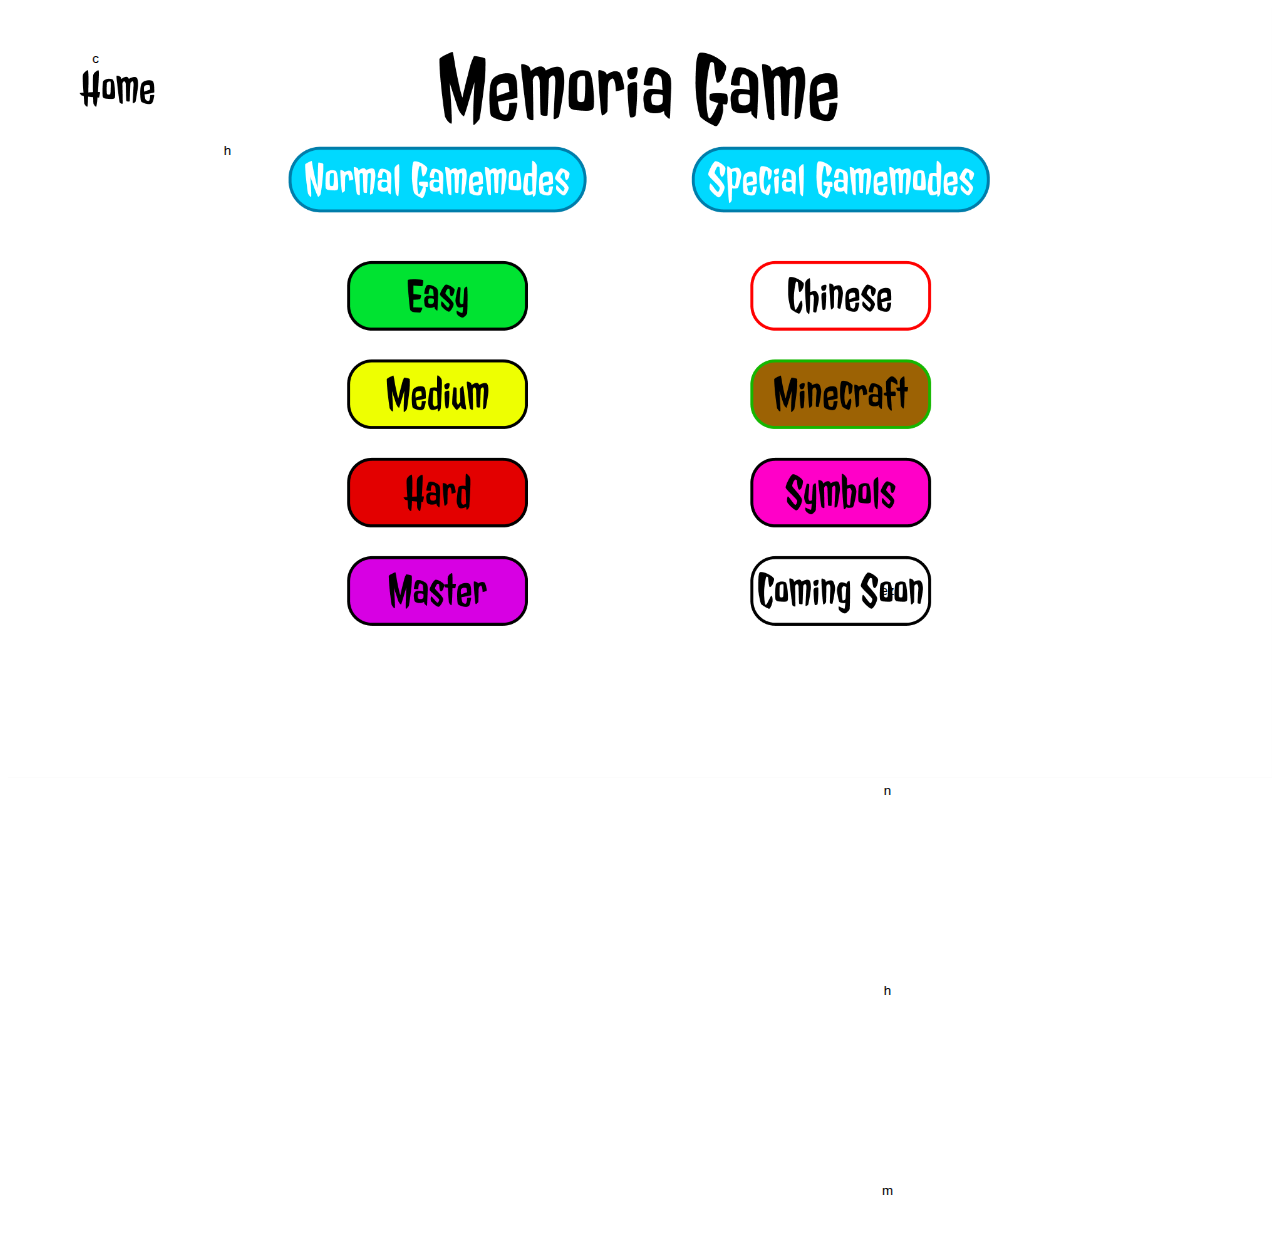
<file: index.html>
<!DOCTYPE html>
<html>
<head>
  <style>
    /* Style for the background image */
    .background {
      width: 100%;
      text-align: center;
      font-size: 18px;
    }

    img { 
      width: 100%;
      height: 100%;
    }

    /* General button styling */
    button {
      position: absolute;
      width: 175px; /* 👈 Change width here */
      height: 100px; /* 👈 Change height here */
      background: none;
      border: none;
      cursor: pointer;
    }

    .home {
      top: 100px;
      left: 140px;
    }

    .easy-mode {
      top: 540px;
      left: 800px;
    }

    .normal-mode {
      top: 740px;
      left: 800px; 
    }

    .hard-mode {
      top: 940px;  
      left: 800px; 
    }

    .master-mode {
      top: 1140px;
      left: 800px; 
    }

    .minecraft-mode {
      top: 740px;
      left: 1570px; 
    }
  </style>
</head>
<body>

  <button class="home" onclick="location.href='https://memoriagameyes.eu/';">h</button>

  <button class="easy-mode" onclick="setGameMode('easy')">ez</button>

  <button class="normal-mode" onclick="setGameMode('normal')">n</button>

  <button class="hard-mode" onclick="setGameMode('hard')">h</button>

  <button class="master-mode" onclick="setGameMode('master')">m</button>

  <button class="minecraft-mode" onclick="setGameMode('minecraft')">m</button>

  <button class="chinese-mode" onclick="setGameMode('chinese')">c</button>

  <img class="background" src="image.png">

  <script>
    function setGameMode(mode) {
      localStorage.setItem('gameMode', mode);
      if (mode === 'easy') {
        location.href = 'easymode.html';
      } else if (mode === 'normal') {
        location.href = 'normalmode.html';
      } else if (mode === 'hard') {
        location.href = 'hardmode.html';
      } else if (mode === 'master') {
        location.href = 'mastermode.html';
      } else if (mode === 'minecraft') {
        location.href = 'minecraftmode.html';
      } else if (mode === 'chinese') {
        location.href = 'chinesemode.html';
      }
    }
  </script>

</body>
</html>
</file>
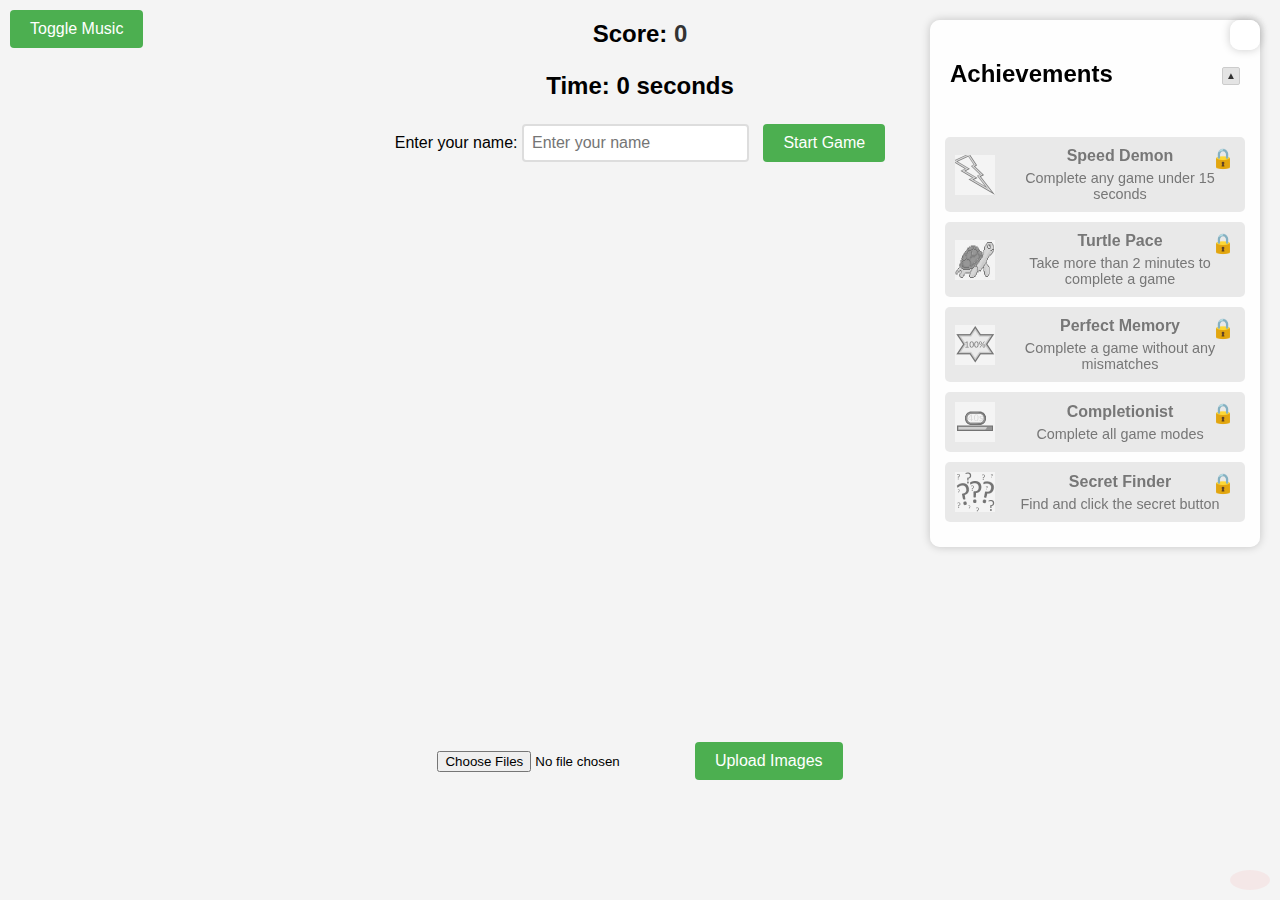
<file: costumepicturesmode.html>
<!DOCTYPE html>
<html lang="en">
<head>
  <meta charset="UTF-8" />
  <meta name="viewport" content="width=device-width, initial-scale=1.0" />
  <title>Memory Game - Costume pictures Mode</title>
  <link rel="stylesheet" href="style.css" />
  <script>
    localStorage.setItem('gameMode', 'costumepictures');
  </script>
  <script src="app.js" defer></script>
</head>
<body>

  <h3>Score: <span id="result">0</span></h3>
  <h3>Time: <span id="timer">0</span> seconds</h3>

  <div class="game-info">
    <label for="name">Enter your name:</label>
    <input type="text" id="name" placeholder="Enter your name" />
    <button id="startButton">Start Game</button>
  </div>

  <div class="grid"></div>

  <div id="message" style="margin-top: 160px; color: red;"></div>

</body>
</html>

<audio id="background-music" loop>
  <source src="audio/elevatormusic.mp3" type="audio/mp3">
</audio>

<button id="music-toggle" style="position: absolute; top: 10px; left: 10px;">
  Toggle Music
</button>

<script>
  const music = document.getElementById('background-music');
  const toggle = document.getElementById('music-toggle');

  // Try to play music if it was on last time
  window.addEventListener('DOMContentLoaded', () => {
    if (localStorage.getItem('musicOn') === 'true') {
      music.play().catch(() => {}); // avoid autoplay error
    }
  });

  // Toggle on click
  toggle.addEventListener('click', () => {
    if (music.paused) {
      music.play();
      localStorage.setItem('musicOn', 'true');
    } else {
      music.pause();
      localStorage.setItem('musicOn', 'false');
    }
  });
</script>
<input type="file" id="imageUpload" accept="image/*" multiple>
<button onclick="uploadImages()">Upload Images</button>
<div id="preview"></div>
<script src="achievements.js"></script>
<script src="app.js"></script>
</file>
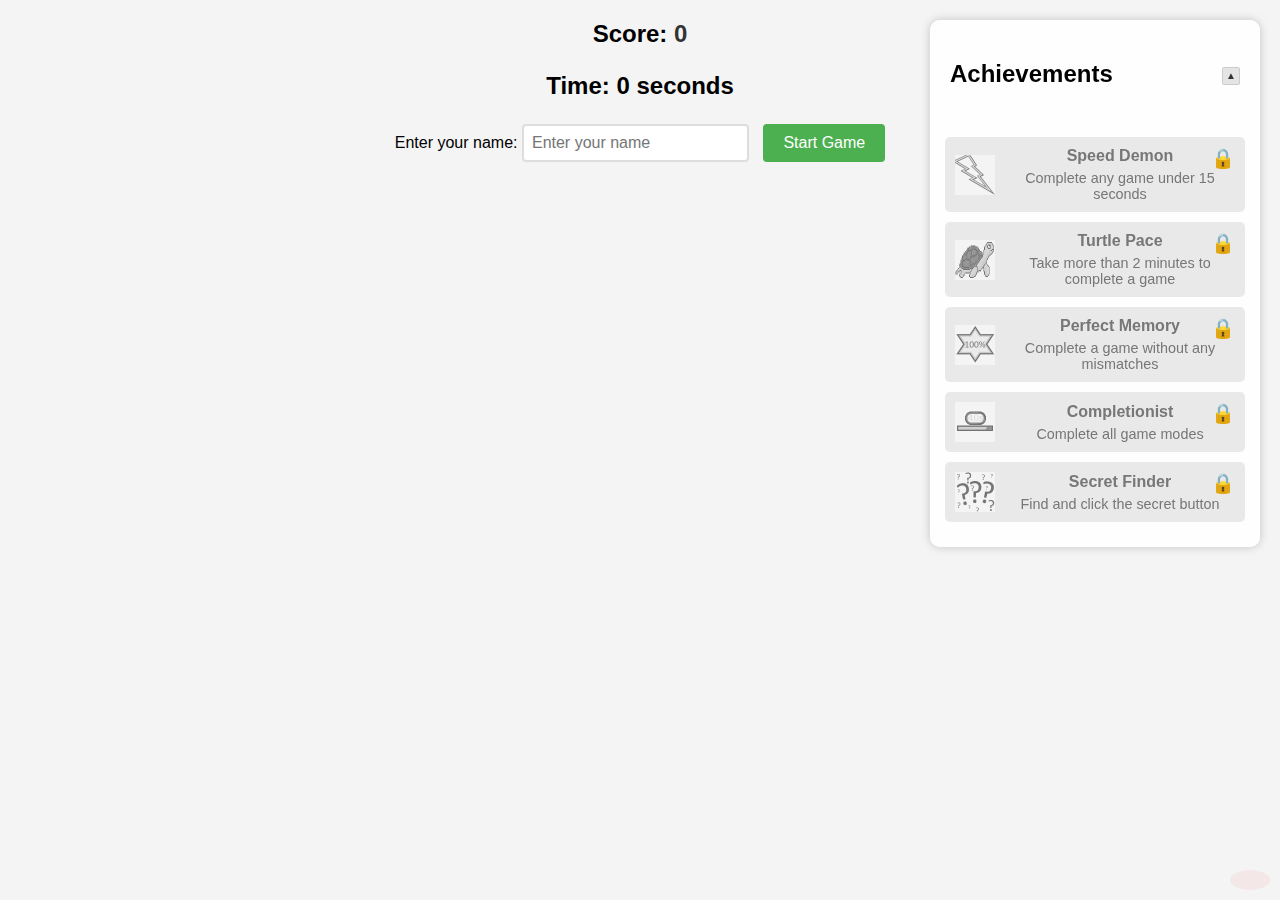
<file: easymode.html>
<!DOCTYPE html>
<html lang="en" dir="ltr">
<head>
  <meta charset="UTF-8">
  <meta name="viewport" content="width=device-width, initial-scale=1.0">
  <title>Memory Game</title>
  <link rel="stylesheet" href="style.css">
  <script src="app.js" charset="utf-8" defer></script>
</head>
<body>

  <h3>Score: <span id="result">0</span></h3>
  <h3>Time: <span id="timer">0</span> seconds</h3>

  <!-- Player's name input and start button -->
  <div class="game-info">
    <label for="name">Enter your name:</label>
    <input type="text" id="name" placeholder="Enter your name">
    <button id="startButton">Start Game</button>
  </div>

  <div class="grid">
    <!-- Cards will be generated here dynamically -->
  </div>

  <!-- Message Display Area -->
  <div id="message" style="margin-top: 20px; color: red;"></div>

</body>
</html>
</file>
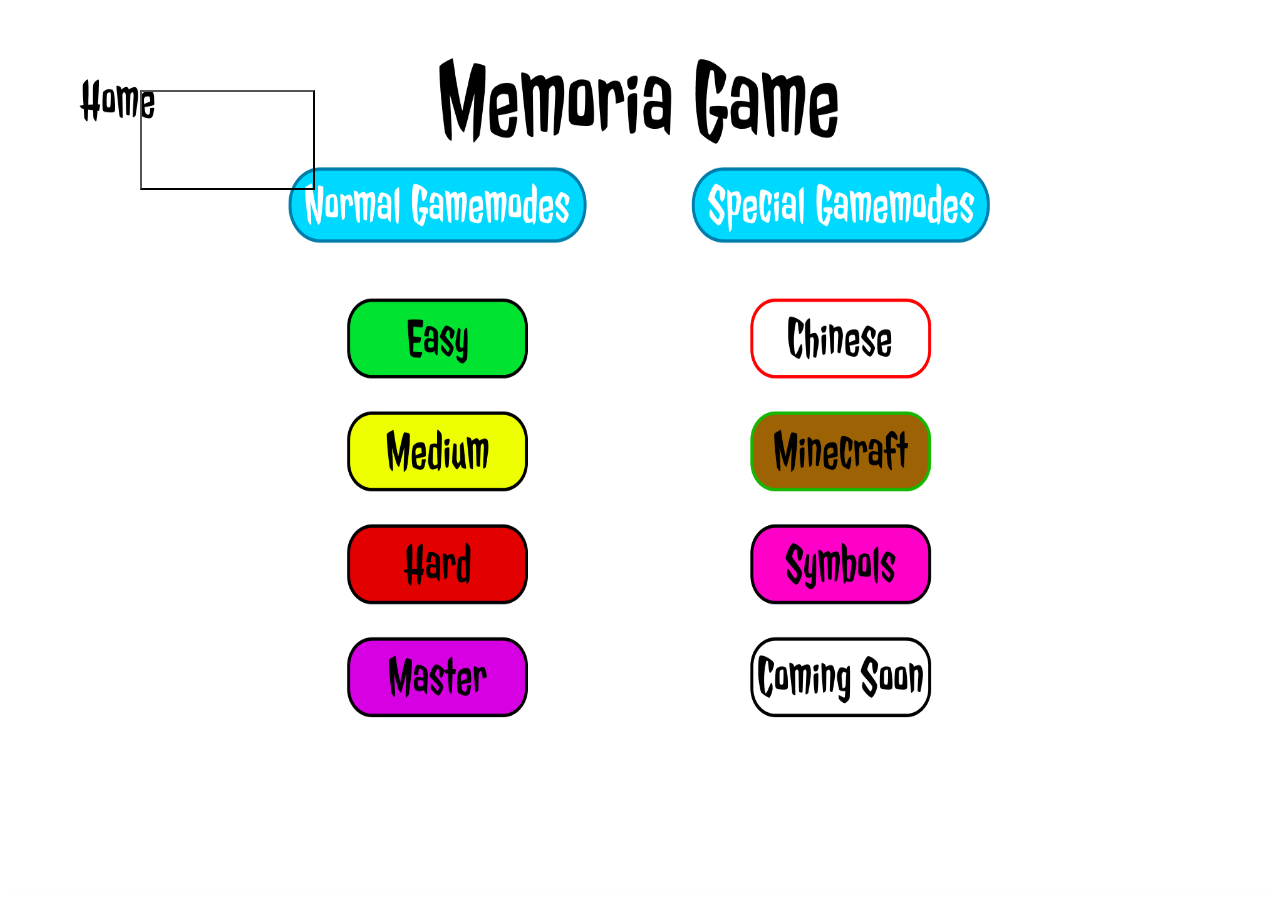
<file: home.html>
<html>
    <button class="home" onclick="location.href='https://memoriagameyes.eu/';"></button>
    <img class="background" src="image.png">
</html>

<style>
.background {
  width: 100%;
  text-align: center;
  font-size: 18px;
}

img { 
  width: 100%;
  height: 100%;
}

button{
    position: absolute;
    width: 175px;
    height: 100px;
    background:none;
}

.home{
    top: 90px;
    left: 140px;
}
</style>
</file>
<file: style.css>
/* General styles */
body {
  font-family: Arial, sans-serif;
  text-align: center;
  background-color: #f4f4f4;
  margin: 0;
  padding: 0;
}

h3 {
  font-size: 24px;
  margin-top: 20px;
}

#result {
  font-weight: bold;
  color: #333;
}

.game-info {
  margin: 20px;
}

input[type="text"] {
  padding: 8px;
  font-size: 16px;
  margin-right: 10px;
  border: 2px solid #ddd;
  border-radius: 4px;
}

button {
  padding: 10px 20px;
  font-size: 16px;
  background-color: #4CAF50;
  color: white;
  border: none;
  border-radius: 4px;
  cursor: pointer;
}

button:hover {
  background-color: #45a049;
}

button:focus {
  outline: none;
}

button:active {
  background-color: #3e8e41;
}

/* Grid style */
.grid {
  display: flex;
  flex-wrap: wrap;
  justify-content: center;
  gap: 10px;
  width: 400px;
  height: 400px;
  margin: 0 auto;
}

.grid img {
  width: 80px;
  height: 80px;
  object-fit: cover;
  cursor: pointer;
  border-radius: 5px;
  transition: transform 0.3s ease;
}

.grid img:hover {
  transform: scale(1.1);
}

.grid img:active {
  transform: scale(0.95);
}

img[src="images/blank.png"] {
  background-color: #ccc;
  border: 2px solid #999;
}

img[src="images/white.png"] {
  background-color: #fff;
  border: 2px solid #999;
}
</file>
